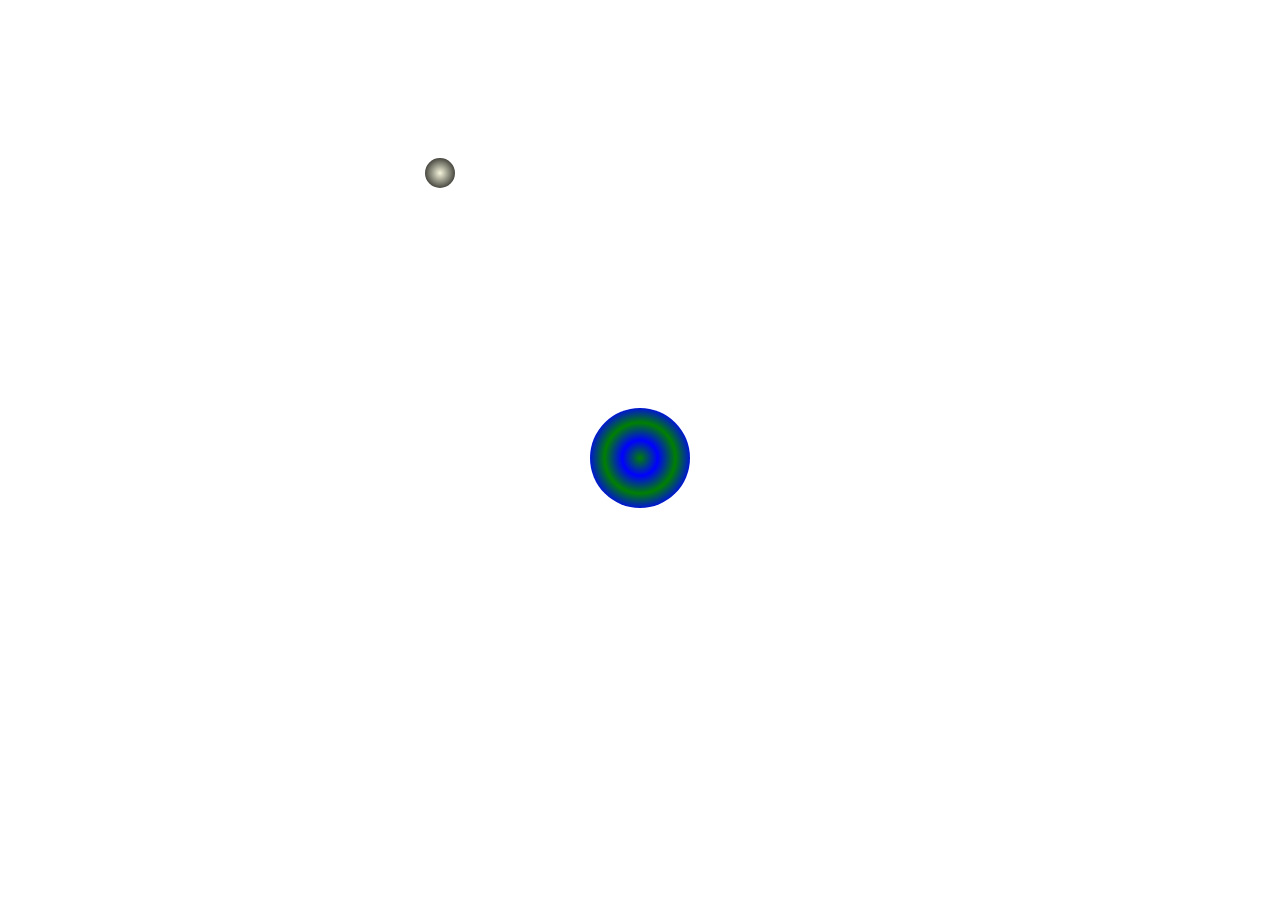
<file: animation/index.html>
<!DOCTYPE html>
<html lang="en">

<head>
    <meta charset="utf-8">
    <title>Moon Orbit</title>
    <link rel="stylesheet" href="./styles.css" />
</head>

<body>
    <div class='space'>
        <div class='earth'></div>
        <div class='orbit'>
            <div class='moon'></div>
        </div>
    </div>

</body>
<div class=''></div>
</html>
</file>
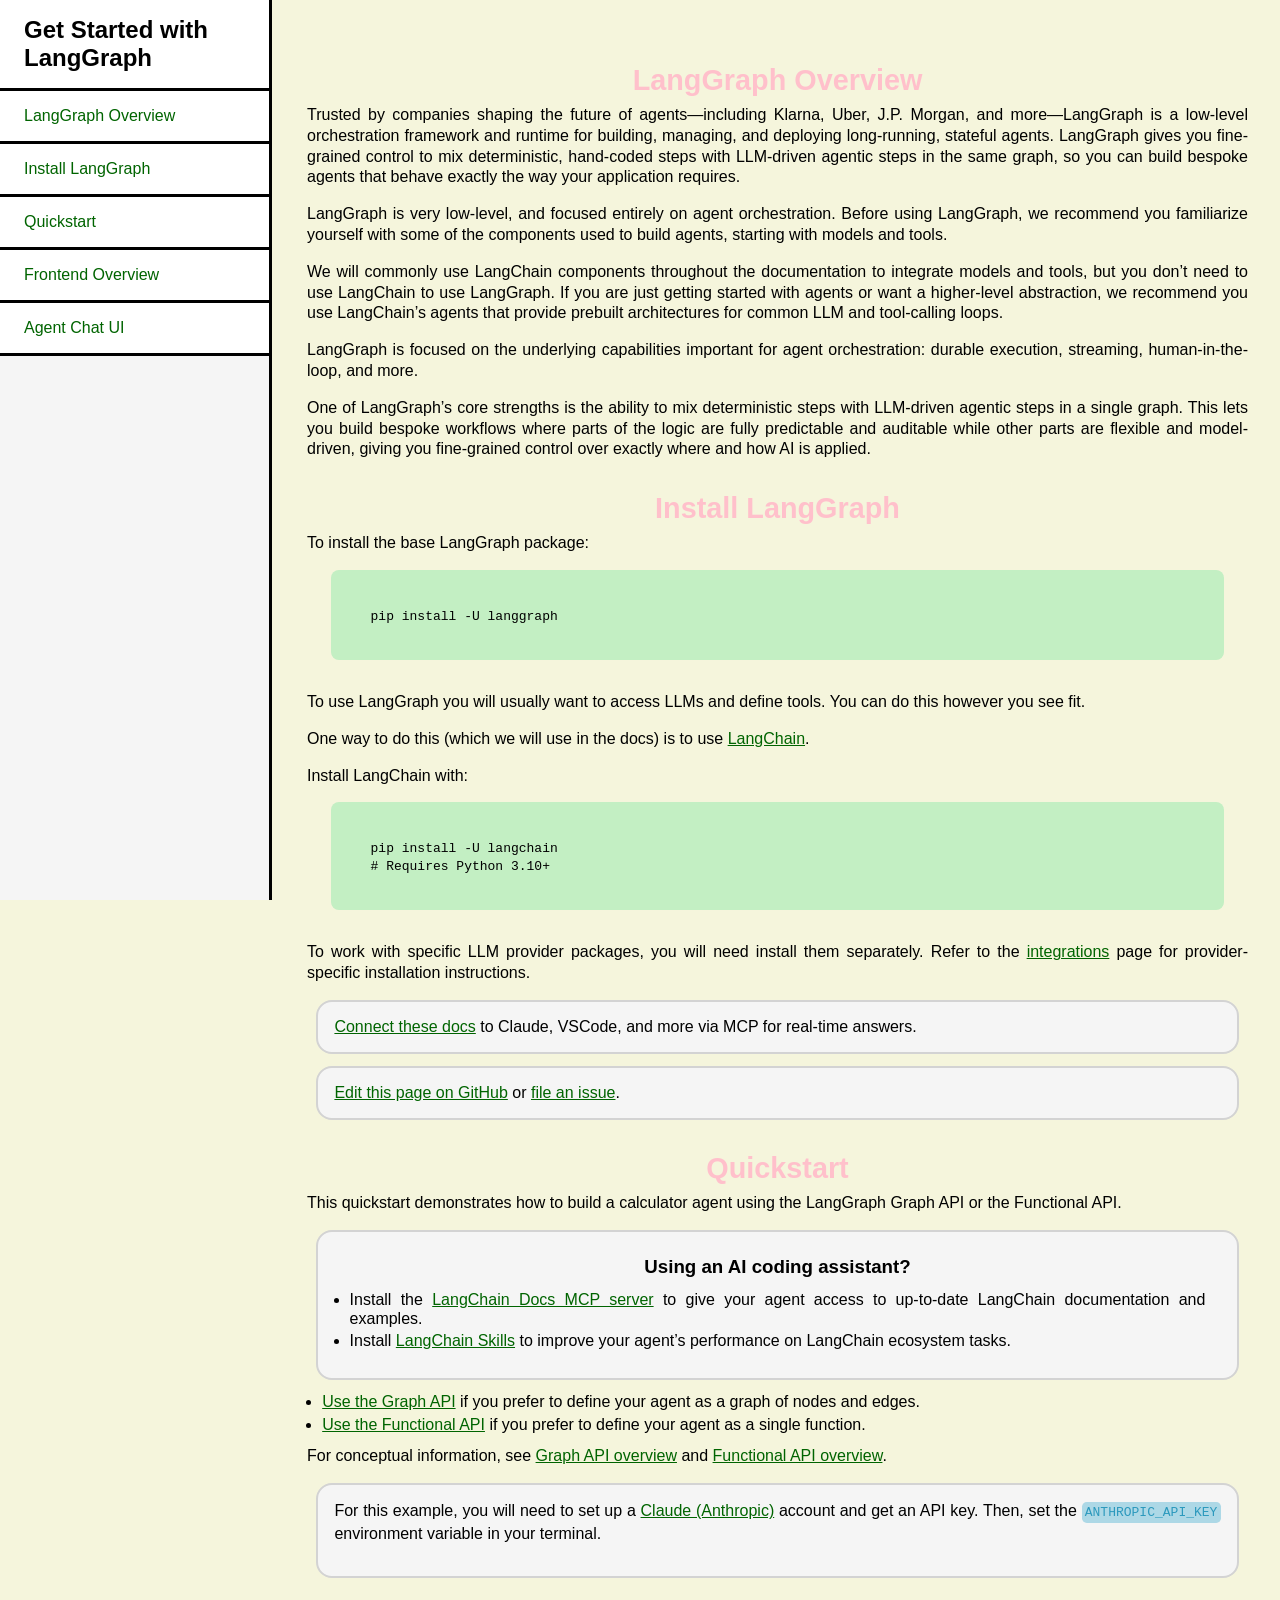
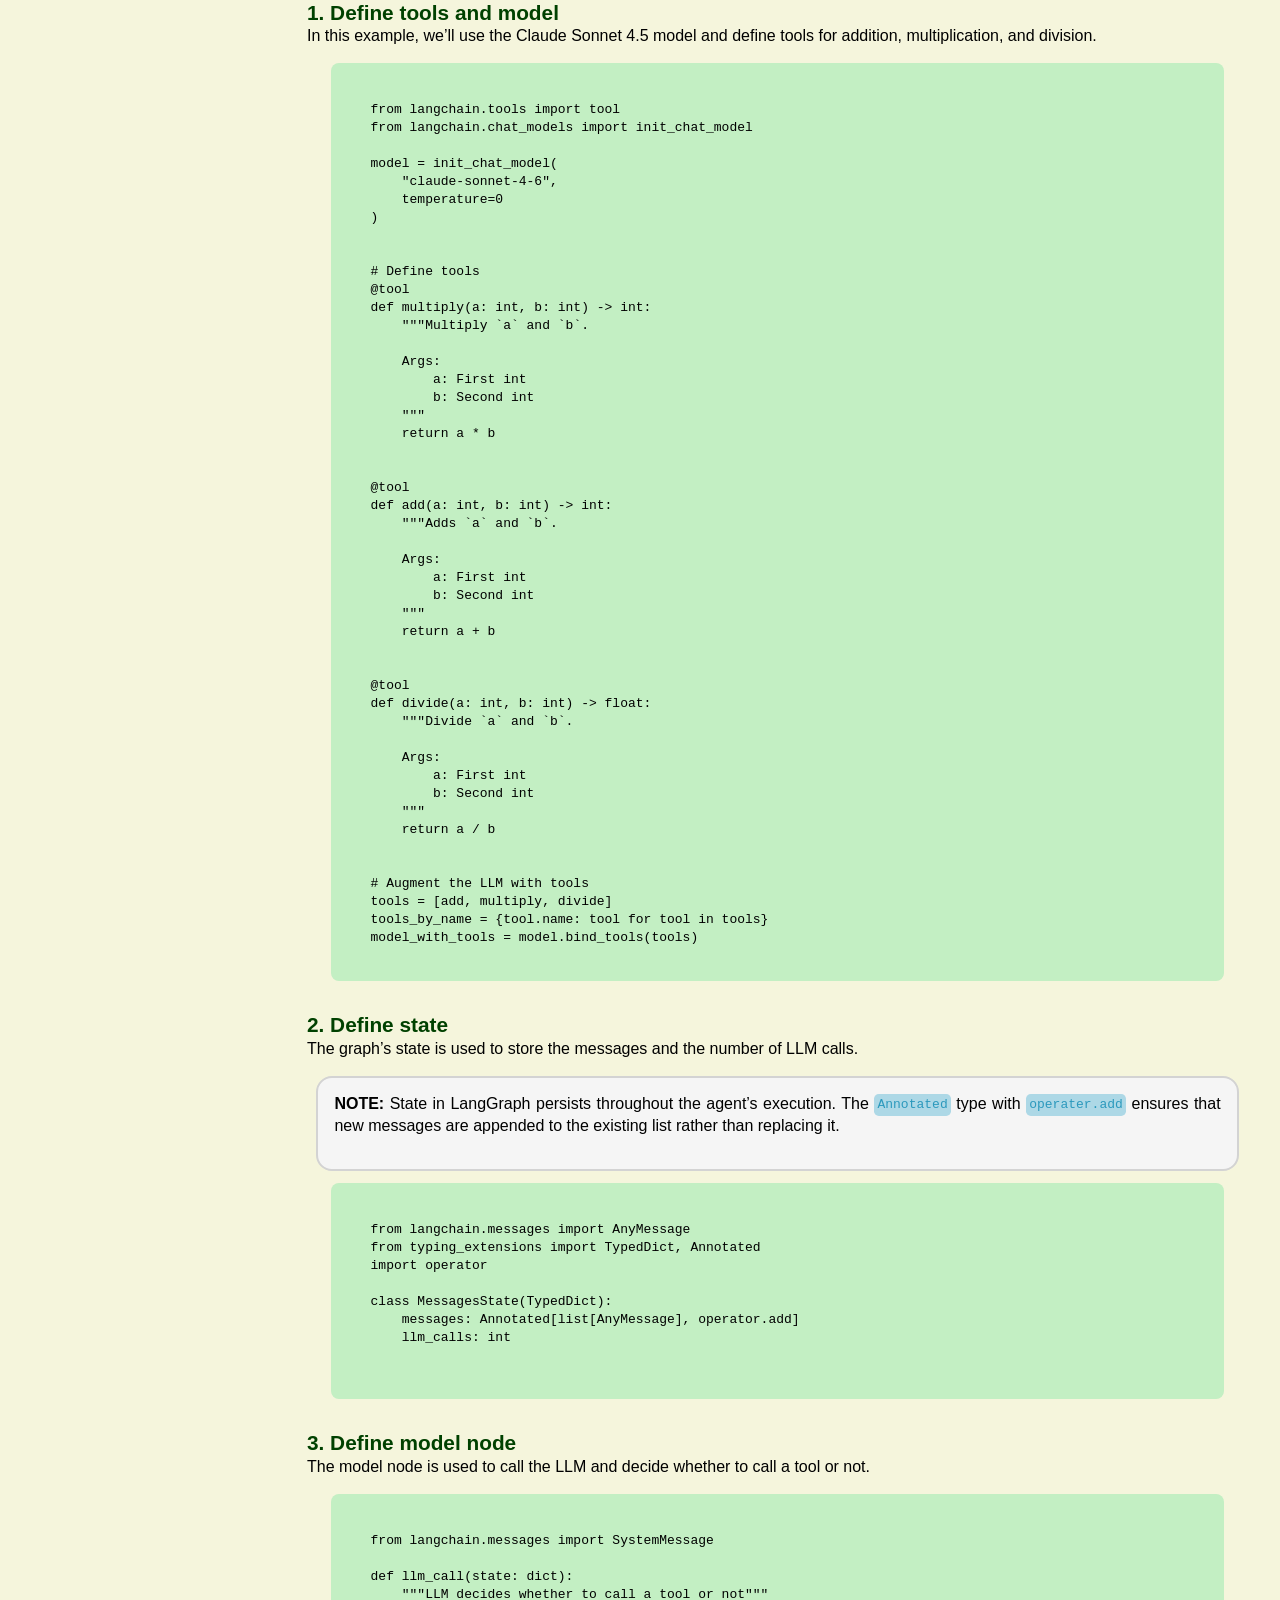
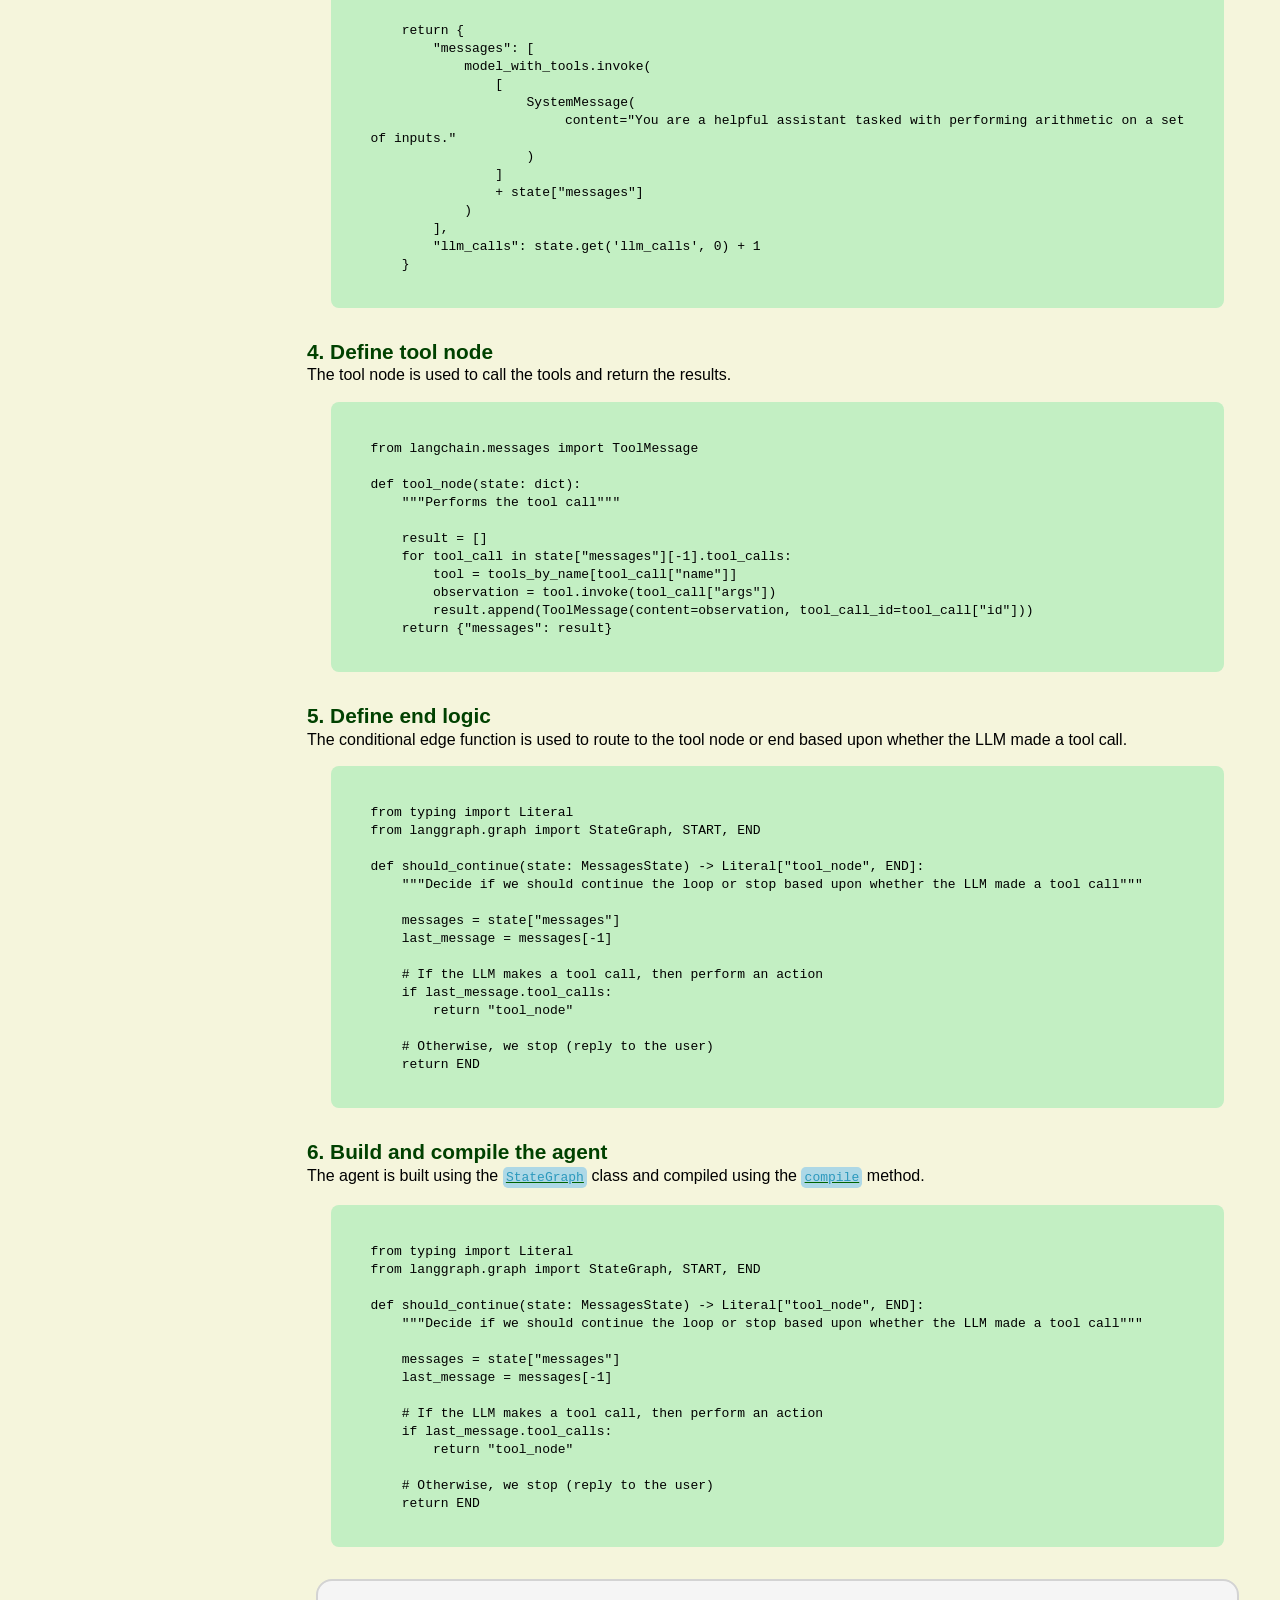
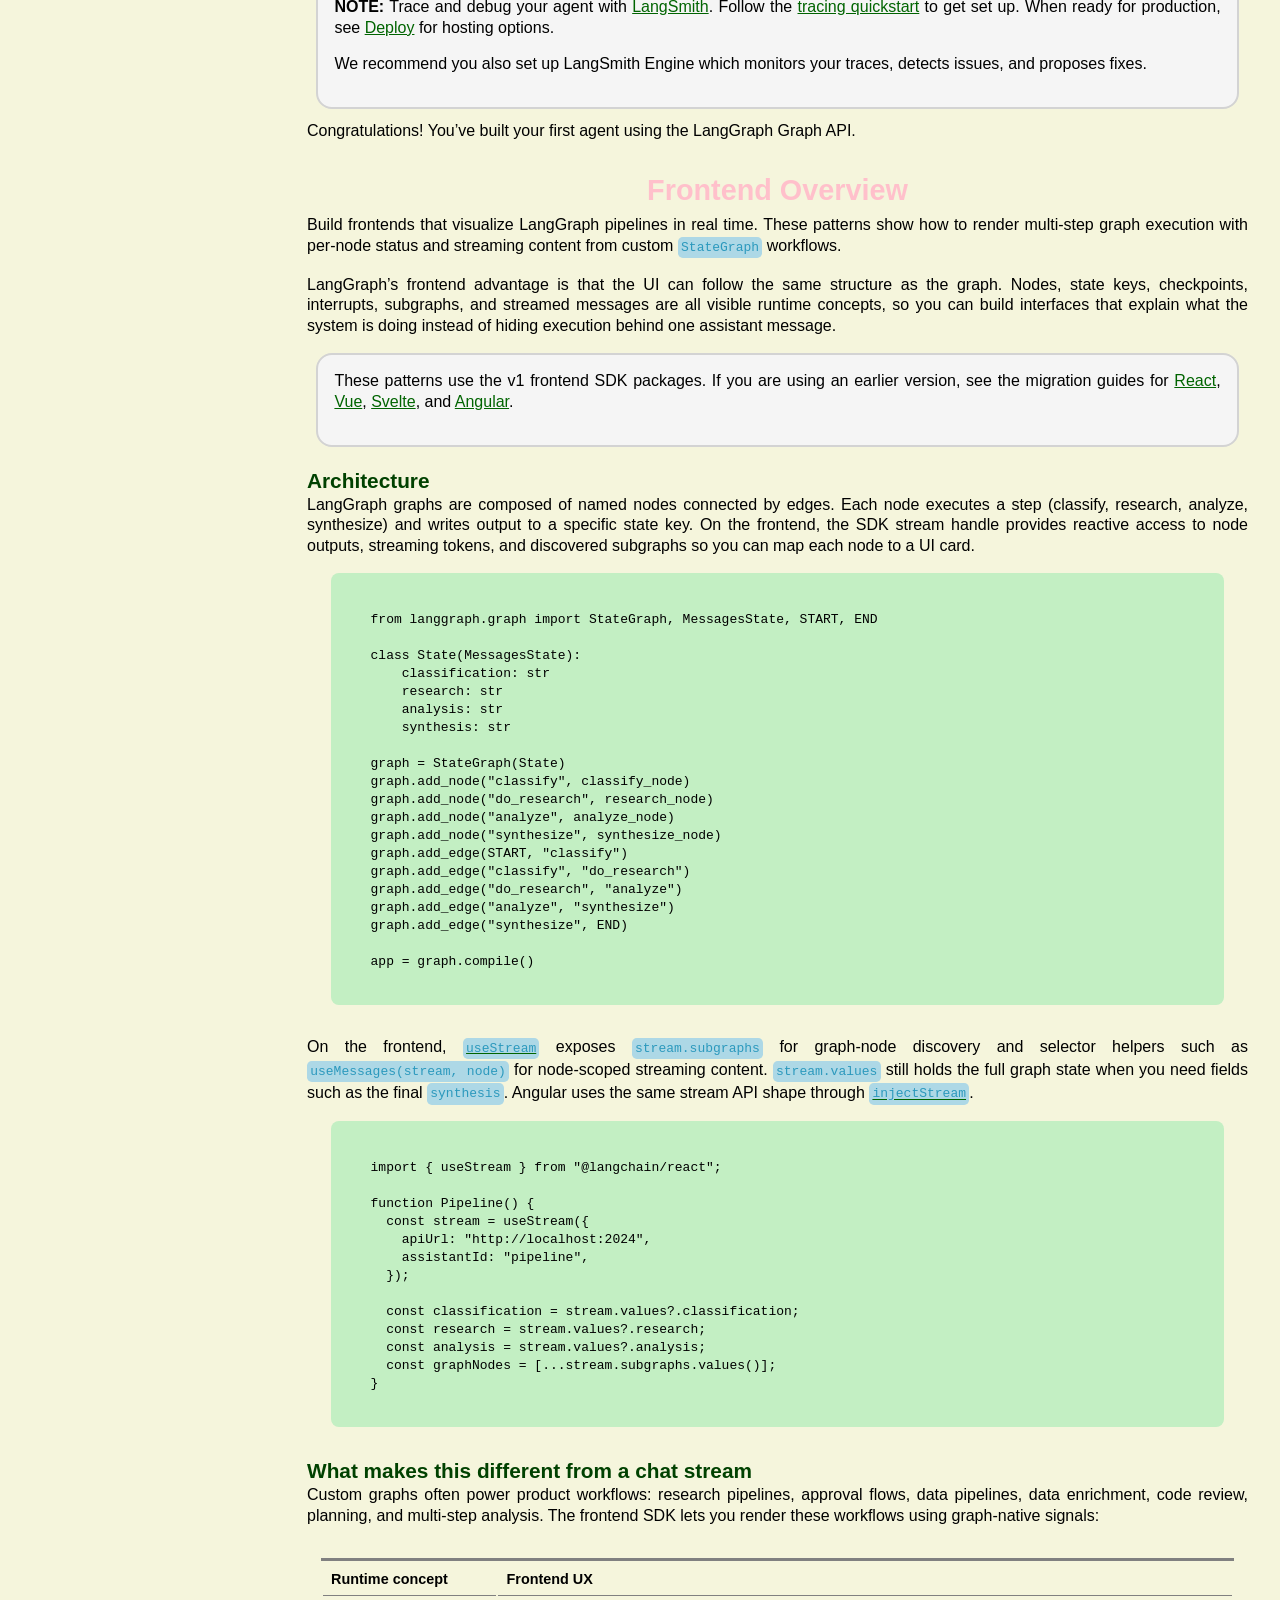
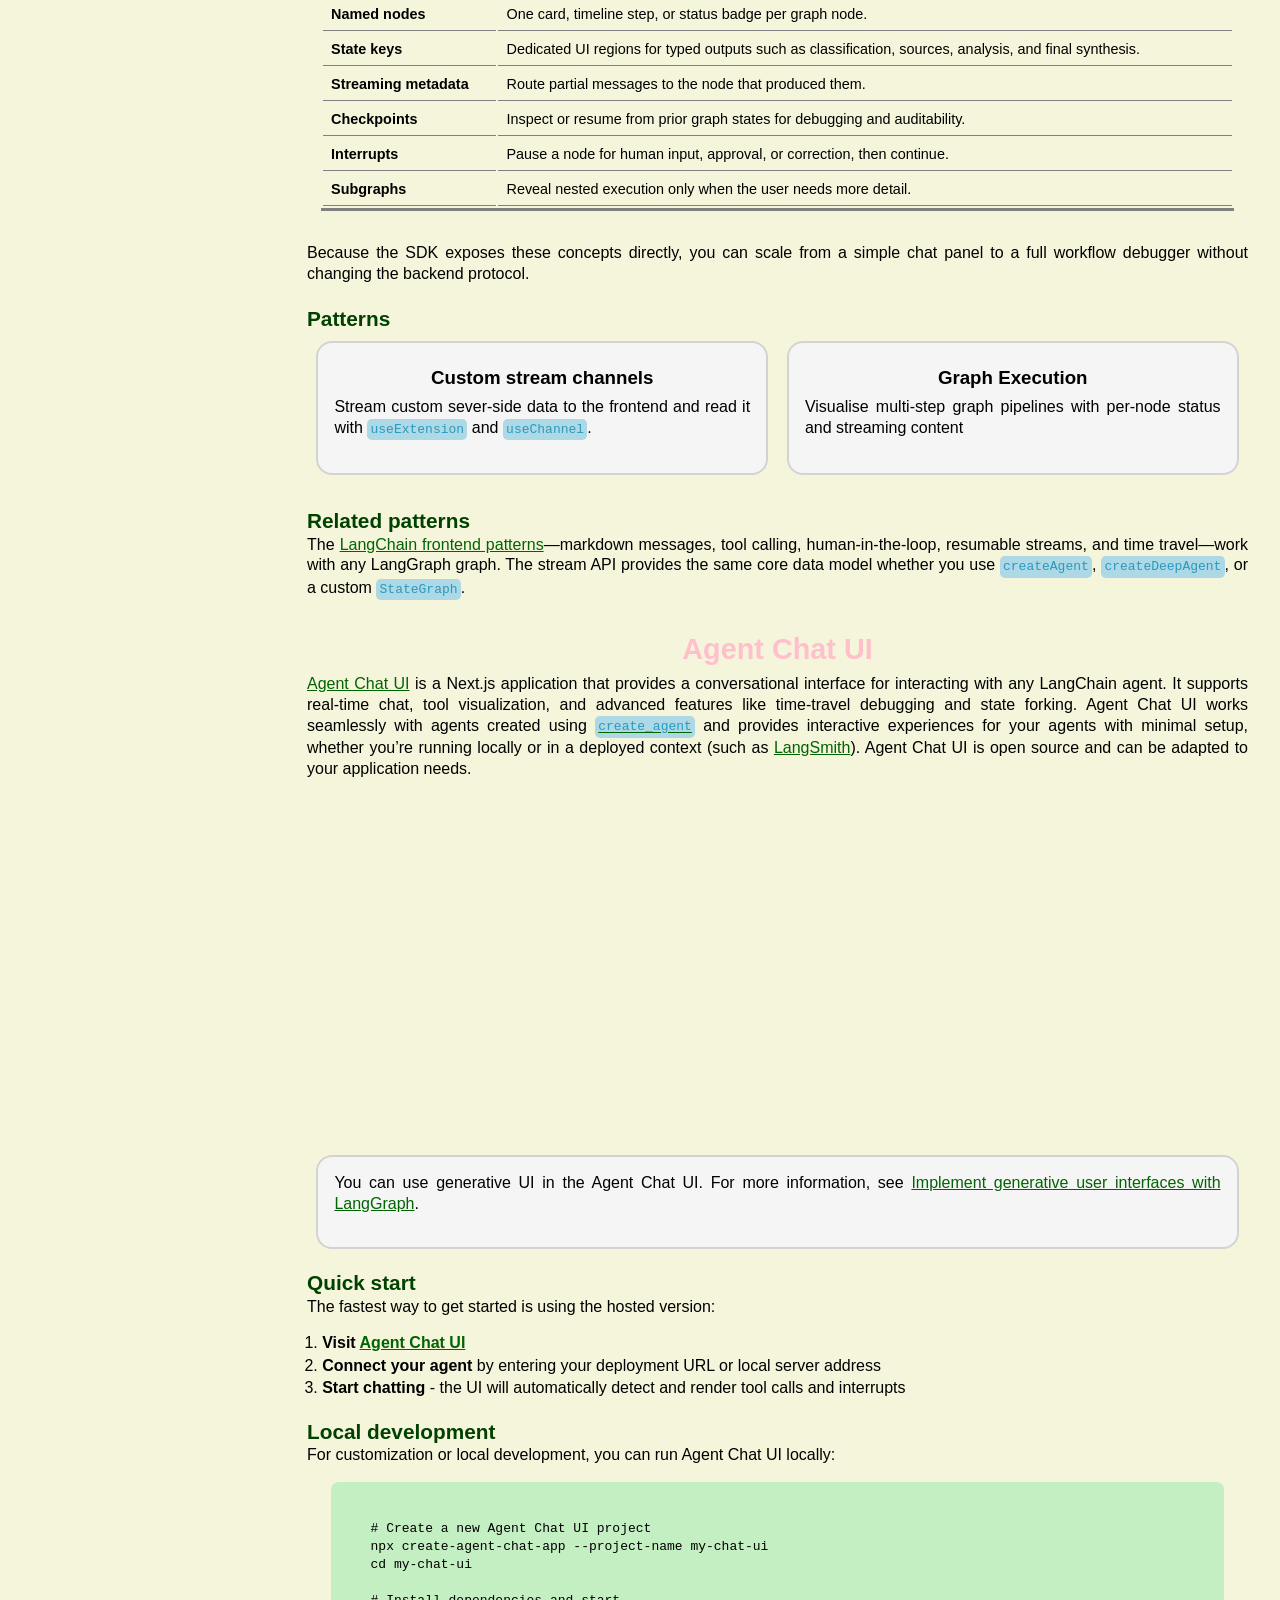
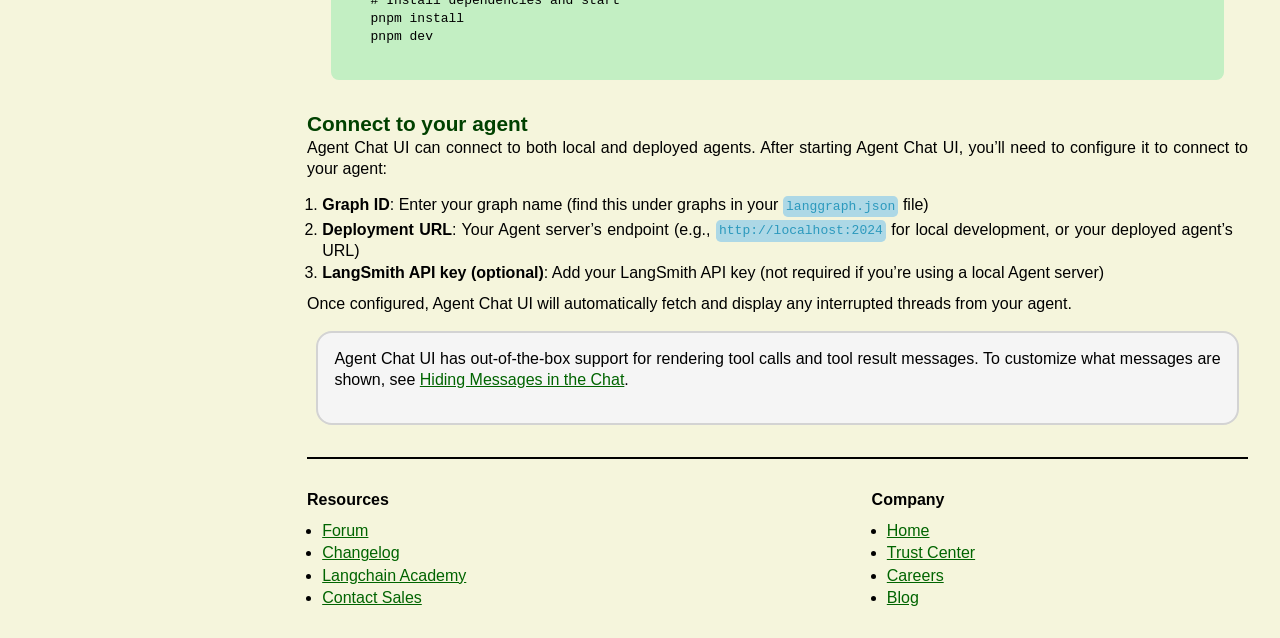
<file: css_cert_4/index.html>
<!DOCTYPE html>
<html lang="en">
  <head>
    <meta charset="UTF-8" />
    <title>Technical Documentation Page</title>
    <link rel="stylesheet" href="./styles.css" />
  </head>

  <body>
    <nav id='navbar'>
      <header>Get Started with LangGraph</header>
      <a href="#langgraph_overview" class="nav-link">LangGraph Overview</a>
      <a href="#install_langgraph" class="nav-link">Install LangGraph</a>
      <a href="#quickstart" class="nav-link">Quickstart</a>
      <a href="#frontend_overview" class="nav-link">Frontend Overview</a>
      <a href="#agent_chat_ui" class="nav-link">Agent Chat UI</a>
    </nav>
      
    <main id="main-doc">
    
      <section class='main-section' id='langgraph_overview'>
        <header>LangGraph Overview</header>
        <p>Trusted by companies shaping the future of agents—including Klarna, Uber, J.P. Morgan, and more—LangGraph is a low-level orchestration framework and runtime for building, managing, and deploying long-running, stateful agents. LangGraph gives you fine-grained control to mix deterministic, hand-coded steps with LLM-driven agentic steps in the same graph, so you can build bespoke agents that behave exactly the way your application requires.</p>

        <p>LangGraph is very low-level, and focused entirely on agent orchestration. Before using LangGraph, we recommend you familiarize yourself with some of the components used to build agents, starting with models and tools.</p>
          
        <p>We will commonly use LangChain components throughout the documentation to integrate models and tools, but you don’t need to use LangChain to use LangGraph. If you are just getting started with agents or want a higher-level abstraction, we recommend you use LangChain’s agents that provide prebuilt architectures for common LLM and tool-calling loops.</p>

        <p>LangGraph is focused on the underlying capabilities important for agent orchestration: durable execution, streaming, human-in-the-loop, and more.</p>

        <p>One of LangGraph’s core strengths is the ability to mix deterministic steps with LLM-driven agentic steps in a single graph. This lets you build bespoke workflows where parts of the logic are fully predictable and auditable while other parts are flexible and model-driven, giving you fine-grained control over exactly where and how AI is applied.</p>
      </section>

      <section class='main-section' id='install_langgraph'>
        <header>Install LangGraph</header>

        <p class='code-header'>To install the base LangGraph package:</p>
        <div class='code-block'>
          <code>
pip install -U langgraph
          </code>
        </div>

        <p>To use LangGraph you will usually want to access LLMs and define tools. You can do this however you see fit.</p>

        <p>One way to do this (which we will use in the docs) is to use <a href="https://docs.langchain.com/oss/python/langchain/overview" target='_blank'>LangChain</a>.</p>

        <p  class='code-header'>Install LangChain with:</p>
        <div class='code-block'>
          <code>
pip install -U langchain
# Requires Python 3.10+
          </code>
        </div>

        <p>To work with specific LLM provider packages, you will need install them separately. Refer to the <a href="https://docs.langchain.com/oss/python/integrations/providers/overview">integrations</a> page for provider-specific installation instructions.</p>

        <div class='info grey'><a href="https://docs.langchain.com/use-these-docs">Connect these docs</a> to Claude, VSCode, and more via MCP for real-time answers.</div>

        <div class='info grey'><i class='circle-info'></i><a href='https://github.com/langchain-ai/docs/edit/main/src/oss/langgraph/install.mdx'>Edit this page on GitHub</a> or <a href='https://github.com/langchain-ai/docs/issues/new/choose'>file an issue</a>.

      </section>

      <section class='main-section' id='quickstart'>
        
        <header>Quickstart</header>

        <p>This quickstart demonstrates how to build a calculator agent using the LangGraph Graph API or the Functional API.</p>

        <div class='info green'>
          <h3>Using an AI coding assistant?</h3>
          <ul>
            <li>Install the <a href="https://docs.langchain.com/use-these-docs">LangChain Docs MCP server</a> to give your agent access to up-to-date LangChain documentation and examples.</li>
            <li>Install <a href="https://github.com/langchain-ai/langchain-skills">LangChain Skills</a> to improve your agent’s performance on LangChain ecosystem tasks.</li>
          </ul>
        </div>

        <ul>
            <li><a href="https://docs.langchain.com/use-these-docs">Use the Graph API</a> if you prefer to define your agent as a graph of nodes and edges.</li>
            <li><a href="https://github.com/langchain-ai/langchain-skills">Use the Functional API</a>  if you prefer to define your agent as a single function.</li>
        </ul>

        <p>For conceptual information, see <a href="https://docs.langchain.com/oss/python/langgraph/graph-api">Graph API overview</a> and <a href="https://docs.langchain.com/oss/python/langgraph/functional-api">Functional API overview</a>.</p>

        <div class='info grey'>
          <p>For this example, you will need to set up a <a href="https://www.anthropic.com/">Claude (Anthropic)</a> account and get an API key. Then, set the <code class='inline-code'>ANTHROPIC_API_KEY</code> environment variable in your terminal.</p>
        </div>

        <h2>1. Define tools and model</h2>
        <p>In this example, we’ll use the Claude Sonnet 4.5 model and define tools for addition, multiplication, and division.</p>

        <div class='code-block'>
          <code>
from langchain.tools import tool
from langchain.chat_models import init_chat_model

model = init_chat_model(
    "claude-sonnet-4-6",
    temperature=0
)


# Define tools
@tool
def multiply(a: int, b: int) -&gt int:
    """Multiply `a` and `b`.

    Args:
        a: First int
        b: Second int
    """
    return a * b


@tool
def add(a: int, b: int) -&gt int:
    """Adds `a` and `b`.

    Args:
        a: First int
        b: Second int
    """
    return a + b


@tool
def divide(a: int, b: int) -&gt float:
    """Divide `a` and `b`.

    Args:
        a: First int
        b: Second int
    """
    return a / b


# Augment the LLM with tools
tools = [add, multiply, divide]
tools_by_name = {tool.name: tool for tool in tools}
model_with_tools = model.bind_tools(tools)
          </code>
        </div>

        <h2>2. Define state</h2>
        <p>The graph’s state is used to store the messages and the number of LLM calls.</p>

        <div class='info green'>
          <p><b>NOTE:</b> State in LangGraph persists throughout the agent’s execution. The <code class='inline-code'>Annotated</code> type with <code class='inline-code'>operater.add</code> ensures that new messages are appended to the existing list rather than replacing it.</p>
        </div>

        <div class='code-block'>
          <code>
from langchain.messages import AnyMessage
from typing_extensions import TypedDict, Annotated
import operator

class MessagesState(TypedDict):
    messages: Annotated[list[AnyMessage], operator.add]
    llm_calls: int

          </code>
        </div>

        <h2>3. Define model node</h2>
        <p>The model node is used to call the LLM and decide whether to call a tool or not.</p>

        <div class='code-block'>
          <code>
from langchain.messages import SystemMessage

def llm_call(state: dict):
    """LLM decides whether to call a tool or not"""

    return {
        "messages": [
            model_with_tools.invoke(
                [
                    SystemMessage(
                        content="You are a helpful assistant tasked with performing arithmetic on a set of inputs."
                    )
                ]
                + state["messages"]
            )
        ],
        "llm_calls": state.get('llm_calls', 0) + 1
    }
          </code>
        </div>

        <h2>4. Define tool node</h2>
        <p>The tool node is used to call the tools and return the results.</p>

        <div class='code-block'>
          <code>
from langchain.messages import ToolMessage

def tool_node(state: dict):
    """Performs the tool call"""

    result = []
    for tool_call in state["messages"][-1].tool_calls:
        tool = tools_by_name[tool_call["name"]]
        observation = tool.invoke(tool_call["args"])
        result.append(ToolMessage(content=observation, tool_call_id=tool_call["id"]))
    return {"messages": result}
          </code>
        </div>


        <h2>5. Define end logic</h2>
        <p>The conditional edge function is used to route to the tool node or end based upon whether the LLM made a tool call.</p>

        <div class='code-block'>
          <code>
from typing import Literal
from langgraph.graph import StateGraph, START, END

def should_continue(state: MessagesState) -> Literal["tool_node", END]:
    """Decide if we should continue the loop or stop based upon whether the LLM made a tool call"""

    messages = state["messages"]
    last_message = messages[-1]

    # If the LLM makes a tool call, then perform an action
    if last_message.tool_calls:
        return "tool_node"

    # Otherwise, we stop (reply to the user)
    return END
          </code>
        </div>

        <h2>6. Build and compile the agent</h2>
        <p>The agent is built using the <a href="https://reference.langchain.com/python/langgraph/graph/state/StateGraph?_gl=1*tyr3sn*_gcl_au*MTkwNzY0MjU2Ny4xNzg1MjE1NDc1*_ga*MTUxNDM5ODkyNC4xNzQ5MzgyNTE0*_ga_47WX3HKKY2*czE3ODUyMTU0NzQkbzMkZzEkdDE3ODUyMTc3MDMkajYwJGwwJGgw"><code  class='inline-code'>StateGraph</code></a> class and compiled using the <a href="https://reference.langchain.com/python/langgraph/graph/state/StateGraph/compile?_gl=1*bf1wg6*_gcl_au*MTkwNzY0MjU2Ny4xNzg1MjE1NDc1*_ga*MTUxNDM5ODkyNC4xNzQ5MzgyNTE0*_ga_47WX3HKKY2*czE3ODUyMTU0NzQkbzMkZzEkdDE3ODUyMTc3MDMkajYwJGwwJGgw"><code  class='inline-code'>compile</code></a> method.</p>

        <div class='code-block'>
          <code>
from typing import Literal
from langgraph.graph import StateGraph, START, END

def should_continue(state: MessagesState) -> Literal["tool_node", END]:
    """Decide if we should continue the loop or stop based upon whether the LLM made a tool call"""

    messages = state["messages"]
    last_message = messages[-1]

    # If the LLM makes a tool call, then perform an action
    if last_message.tool_calls:
        return "tool_node"

    # Otherwise, we stop (reply to the user)
    return END
          </code>
        </div>

        <div class='info green'>
          <p><b>NOTE:</b> Trace and debug your agent with <a href='https://smith.langchain.com/?utm_source=docs&utm_medium=cta&utm_campaign=langsmith-signup&utm_content=oss-langgraph-quickstart&_gl=1*3sm8hc*_gcl_au*MTkwNzY0MjU2Ny4xNzg1MjE1NDc1*_ga*MTUxNDM5ODkyNC4xNzQ5MzgyNTE0*_ga_47WX3HKKY2*czE3ODUyNTIzMjkkbzUkZzEkdDE3ODUyNTM0NTAkajYwJGwwJGgw'>LangSmith</a>. Follow the <a href='https://docs.langchain.com/langsmith/trace-with-langgraph'>tracing quickstart</a> to get set up. When ready for production, see <a href='https://docs.langchain.com/langsmith/deployment'>Deploy</a> for hosting options.</p>

          <p>We recommend you also set up LangSmith Engine which monitors your traces, detects issues, and proposes fixes.</p>
        </div>
      
        <p>Congratulations! You’ve built your first agent using the LangGraph Graph API.</p>
      </section>

      <section class="main-section" id='frontend_overview'>
        <header>Frontend Overview</header>
        <p>Build frontends that visualize LangGraph pipelines in real time. These patterns show how to render multi-step graph execution with per-node status and streaming content from custom <code class='inline-code'>StateGraph</code> workflows.</p>
        <p>LangGraph’s frontend advantage is that the UI can follow the same structure as the graph. Nodes, state keys, checkpoints, interrupts, subgraphs, and streamed messages are all visible runtime concepts, so you can build interfaces that explain what the system is doing instead of hiding execution behind one assistant message.</p>

        <div class='info'>
          <p>These patterns use the v1 frontend SDK packages. If you are using an earlier version, see the migration guides for <a href="https://github.com/langchain-ai/langgraphjs/blob/main/libs/sdk-react/docs/v1-migration.md">React</a>, <a href='https://github.com/langchain-ai/langgraphjs/blob/main/libs/sdk-vue/docs/v1-migration.md'>Vue</a>, <a href='https://github.com/langchain-ai/langgraphjs/blob/main/libs/sdk-svelte/docs/v1-migration.md'>Svelte</a>, and <a href='https://github.com/langchain-ai/langgraphjs/blob/main/libs/sdk-angular/docs/v1-migration.md'>Angular</a>.</p>
        </div>

          <h2>Architecture</h2>
          <p>LangGraph graphs are composed of named nodes connected by edges. Each node executes a step (classify, research, analyze, synthesize) and writes output to a specific state key. On the frontend, the SDK stream handle provides reactive access to node outputs, streaming tokens, and discovered subgraphs so you can map each node to a UI card.</p>
            
          <div class='code-block'>
            <code>
from langgraph.graph import StateGraph, MessagesState, START, END

class State(MessagesState):
    classification: str
    research: str
    analysis: str
    synthesis: str

graph = StateGraph(State)
graph.add_node("classify", classify_node)
graph.add_node("do_research", research_node)
graph.add_node("analyze", analyze_node)
graph.add_node("synthesize", synthesize_node)
graph.add_edge(START, "classify")
graph.add_edge("classify", "do_research")
graph.add_edge("do_research", "analyze")
graph.add_edge("analyze", "synthesize")
graph.add_edge("synthesize", END)

app = graph.compile()
            </code>
          </div>  

          <p>On the frontend, <a href="https://reference.langchain.com/javascript/langchain-react/index/useStream?_gl=1*8g540e*_gcl_au*MTkwNzY0MjU2Ny4xNzg1MjE1NDc1*_ga*MTUxNDM5ODkyNC4xNzQ5MzgyNTE0*_ga_47WX3HKKY2*czE3ODUyMTU0NzQkbzMkZzEkdDE3ODUyMTg5ODAkajUkbDAkaDA."><code class='inline-code'>useStream</code></a> exposes <code class='inline-code'>stream.subgraphs</code> for graph-node discovery and selector helpers such as <code class='inline-code'>useMessages(stream, node)</code> for node-scoped streaming content. <code class='inline-code'>stream.values</code> still holds the full graph state when you need fields such as the final <code class='inline-code'>synthesis</code>. Angular uses the same stream API shape through <a href="https://reference.langchain.com/javascript/langchain-angular/injectStream?_gl=1*8g540e*_gcl_au*MTkwNzY0MjU2Ny4xNzg1MjE1NDc1*_ga*MTUxNDM5ODkyNC4xNzQ5MzgyNTE0*_ga_47WX3HKKY2*czE3ODUyMTU0NzQkbzMkZzEkdDE3ODUyMTg5ODAkajUkbDAkaDA."><code class='inline-code'>injectStream</code></a>.</p>

          <div class='code-block'>
            <code>
import { useStream } from "@langchain/react";

function Pipeline() {
  const stream = useStream<typeof graph>({
    apiUrl: "http://localhost:2024",
    assistantId: "pipeline",
  });

  const classification = stream.values?.classification;
  const research = stream.values?.research;
  const analysis = stream.values?.analysis;
  const graphNodes = [...stream.subgraphs.values()];
}
            </code>
          </div>
          <h2>What makes this different from a chat stream</h2>
          <p>Custom graphs often power product workflows: research pipelines, approval flows, data pipelines, data enrichment, code review, planning, and multi-step analysis. The frontend SDK lets you render these workflows using graph-native signals:</p>

          <table>
            <thead>
              <tr>
                <th>Runtime concept</th>
                <th>Frontend UX</th>
              </tr>
            </thead>
            
            <tbody>
              <tr>
                <th>Named nodes</th>
                <td>One card, timeline step, or status badge per graph node.</td>
              </tr>

              <tr>
                <th>State keys</th>
                <td>Dedicated UI regions for typed outputs such as classification, sources, analysis, and final synthesis.</td>
              </tr>

              <tr>
                <th>Streaming metadata</th>
                <td>Route partial messages to the node that produced them.</td>
              </tr>

              <tr>
                <th>Checkpoints</th>
                <td>Inspect or resume from prior graph states for debugging and auditability.</td>
              </tr>

              <tr>
                <th>Interrupts</th>
                <td>Pause a node for human input, approval, or correction, then continue.</td>
              </tr>

              <tr>
                <th>Subgraphs</th>
                <td>Reveal nested execution only when the user needs more detail.</td>
              </tr>
            </tbody>
          </table>

          <p>Because the SDK exposes these concepts directly, you can scale from a simple chat panel to a full workflow debugger without changing the backend protocol.</p>

          <h2>Patterns</h2>
          <div class='side-by-side'>
            <div class='info'>
              <h3>Custom stream channels</h3>
              <p>Stream custom sever-side data to the frontend and read it with <code class='inline-code'>useExtension</code> and <code class='inline-code'>useChannel</code>.</p>
            </div>
            <div class='info'>
              <h3>Graph Execution</h3>
              <p>Visualise multi-step graph pipelines with per-node status and streaming content</p>
            </div>
          </div>  
            
          <h2>Related patterns</h2>
          <p>The <a href="https://docs.langchain.com/oss/python/langchain/frontend/overview">LangChain frontend patterns</a>—markdown messages, tool calling, human-in-the-loop, resumable streams, and time travel—work with any LangGraph graph. The stream API provides the same core data model whether you use <code class='inline-code'>createAgent</code>, <code class='inline-code'>createDeepAgent</code>, or a custom <code class='inline-code'>StateGraph</code>.</p>


        </section>

      <section class="main-section" id='agent_chat_ui'>
        <header>Agent Chat UI</header>
        <p><a href="https://github.com/langchain-ai/agent-chat-ui">Agent Chat UI</a> is a Next.js application that provides a conversational interface for interacting with any LangChain agent. It supports real-time chat, tool visualization, and advanced features like time-travel debugging and state forking. Agent Chat UI works seamlessly with agents created using <a href="https://reference.langchain.com/python/langchain/agents/factory/create_agent?_gl=1*17axm1l*_gcl_au*MTkwNzY0MjU2Ny4xNzg1MjE1NDc1*_ga*MTUxNDM5ODkyNC4xNzQ5MzgyNTE0*_ga_47WX3HKKY2*czE3ODUyMTU0NzQkbzMkZzEkdDE3ODUyMjAwODUkajI5JGwwJGgw"><code class="inline-code">create_agent</code></a> and provides interactive experiences for your agents with minimal setup, whether you’re running locally or in a deployed context (such as <a href="https://docs.langchain.com/langsmith/observability">LangSmith</a>).
        
        Agent Chat UI is open source and can be adapted to your application needs.</p>  

        <iframe width="560" height="315" src="https://www.youtube.com/embed/lInrwVnZ83o?si=AztUPq7bhF-5CrTs" title="YouTube video player" frameborder="0" allow="accelerometer; autoplay; clipboard-write; encrypted-media; gyroscope; picture-in-picture; web-share" referrerpolicy="strict-origin-when-cross-origin" allowfullscreen></iframe>
        
        <div class='info green'>
          <p>You can use generative UI in the Agent Chat UI. For more information, see <a href="https://docs.langchain.com/langsmith/generative-ui-react">Implement generative user interfaces with LangGraph</a>.</p>
        </div>

        <h2>Quick start</h2>
          <p>The fastest way to get started is using the hosted version:</p>
          <ol>
            <li><b>Visit <a href="https://agentchat.vercel.app/">Agent Chat UI</a></b></li>
            <li><b>Connect your agent</b> by entering your deployment URL or local server address</li>
            <li><b>Start chatting</b> - the UI will automatically detect and render tool calls and interrupts</li>
          </ol>

          <h2>Local development</h2>
          <p>For customization or local development, you can run Agent Chat UI locally:</p>
          <div class='code-block'>
            <code>
# Create a new Agent Chat UI project
npx create-agent-chat-app --project-name my-chat-ui
cd my-chat-ui

# Install dependencies and start
pnpm install
pnpm dev
            </code>
          </div>

          <h2>Connect to your agent</h2>
          <p>
            Agent Chat UI can connect to both local and deployed agents.
            
            After starting Agent Chat UI, you’ll need to configure it to connect to your agent:
          </p>
          <ol>
            <li><b>Graph ID</b>: Enter your graph name (find this under graphs in your <code class="inline-code">langgraph.json</code> file)</li>
            <li><b>Deployment URL</b>: Your Agent server’s endpoint (e.g., <code class="inline-code">http://localhost:2024</code> for local development, or your deployed agent’s URL)</li>
            <li><b>LangSmith API key (optional)</b>: Add your LangSmith API key (not required if you’re using a local Agent server)</li>
          </ol>

          <p>Once configured, Agent Chat UI will automatically fetch and display any interrupted threads from your agent.</p>
          
          <div class='info green'>
            <p>Agent Chat UI has out-of-the-box support for rendering tool calls and tool result messages. To customize what messages are shown, see <a href="https://github.com/langchain-ai/agent-chat-ui?tab=readme-ov-file#hiding-messages-in-the-chat">Hiding Messages in the Chat</a>.</p>
      </section>

      <div class='divider'></div>

      <footer id='others'>
        <div>
          <h4>Resources</h4>
          <ul>
            <li><a href="https://forum.langchain.com/?_gl=1*1prpu6q*_gcl_au*MTkwNzY0MjU2Ny4xNzg1MjE1NDc1*_ga*MTUxNDM5ODkyNC4xNzQ5MzgyNTE0*_ga_47WX3HKKY2*czE3ODUyMTU0NzQkbzMkZzEkdDE3ODUyMTgwODYkajYwJGwwJGgw">Forum</a></li>
            <li><a href="https://changelog.langchain.com/?_gl=1*1prpu6q*_gcl_au*MTkwNzY0MjU2Ny4xNzg1MjE1NDc1*_ga*MTUxNDM5ODkyNC4xNzQ5MzgyNTE0*_ga_47WX3HKKY2*czE3ODUyMTU0NzQkbzMkZzEkdDE3ODUyMTgwODYkajYwJGwwJGgw">Changelog</a></li>
            <li><a href="https://academy.langchain.com/?_gl=1*1prpu6q*_gcl_au*MTkwNzY0MjU2Ny4xNzg1MjE1NDc1*_ga*MTUxNDM5ODkyNC4xNzQ5MzgyNTE0*_ga_47WX3HKKY2*czE3ODUyMTU0NzQkbzMkZzEkdDE3ODUyMTgwODYkajYwJGwwJGgw">Langchain Academy</a></li>
            <li><a href="https://www.langchain.com/contact-sales?_gl=1*1prpu6q*_gcl_au*MTkwNzY0MjU2Ny4xNzg1MjE1NDc1*_ga*MTUxNDM5ODkyNC4xNzQ5MzgyNTE0*_ga_47WX3HKKY2*czE3ODUyMTU0NzQkbzMkZzEkdDE3ODUyMTgwODYkajYwJGwwJGgw">Contact Sales</a></li>
          </ul>
        </div>

        <div>
          <h4>Company</h4>
          <ul>
            <li><a href="https://langchain.com/?_gl=1*crsag1*_gcl_au*MTkwNzY0MjU2Ny4xNzg1MjE1NDc1*_ga*MTUxNDM5ODkyNC4xNzQ5MzgyNTE0*_ga_47WX3HKKY2*czE3ODUyMTU0NzQkbzMkZzEkdDE3ODUyMTgwODYkajYwJGwwJGgw">Home</a></li>
            <li><a href="https://trust.langchain.com/?_gl=1*crsag1*_gcl_au*MTkwNzY0MjU2Ny4xNzg1MjE1NDc1*_ga*MTUxNDM5ODkyNC4xNzQ5MzgyNTE0*_ga_47WX3HKKY2*czE3ODUyMTU0NzQkbzMkZzEkdDE3ODUyMTgwODYkajYwJGwwJGgw">Trust Center</a></li>
            <li><a href="https://langchain.com/careers?_gl=1*crsag1*_gcl_au*MTkwNzY0MjU2Ny4xNzg1MjE1NDc1*_ga*MTUxNDM5ODkyNC4xNzQ5MzgyNTE0*_ga_47WX3HKKY2*czE3ODUyMTU0NzQkbzMkZzEkdDE3ODUyMTgwODYkajYwJGwwJGgw">Careers</a></li>
            <li><a href="https://blog.langchain.com/?_gl=1*crsag1*_gcl_au*MTkwNzY0MjU2Ny4xNzg1MjE1NDc1*_ga*MTUxNDM5ODkyNC4xNzQ5MzgyNTE0*_ga_47WX3HKKY2*czE3ODUyMTU0NzQkbzMkZzEkdDE3ODUyMTgwODYkajYwJGwwJGgw">Blog</a></li>
          </ul>
        </div>
      </footer>
    </main>
  </body>
</html>
</file>
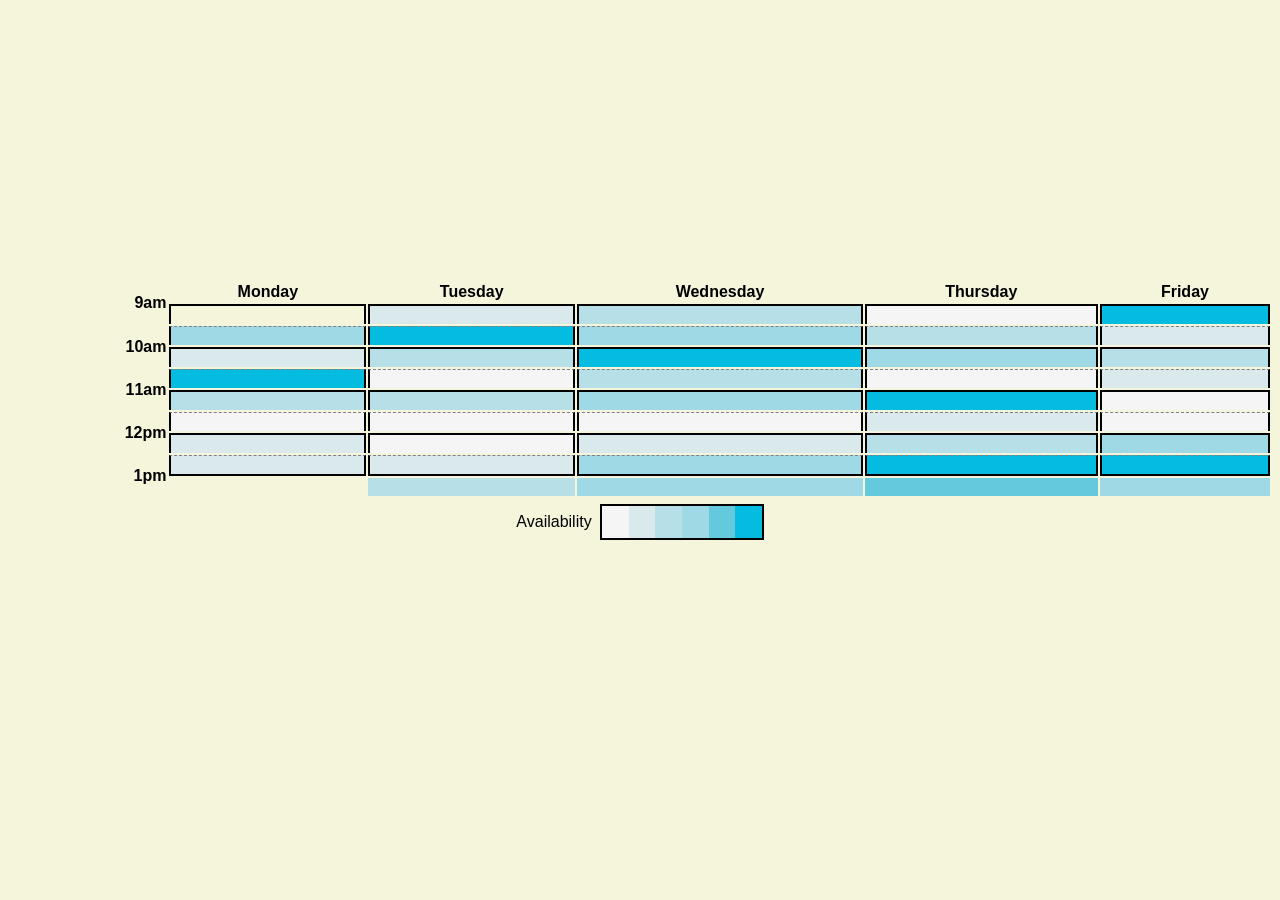
<file: labtimetable/index.html>
<!DOCTYPE html>
<html lang="en">

<head>
    <meta charset="utf-8">
    <meta name="viewport" content="width=device-width, initial-scale=1.0">
    <link rel="stylesheet" href="./styles.css" />

    <title>Availability Table</title>
</head>

<body>
    <table>
        <tbody>
            <tr>
                <th class='time' rowspan='2'>9am</th>
                <th colspan=>Monday</th>
                <th>Tuesday</th>
                <th>Wednesday</th>
                <th>Thursday</th>
                <th>Friday</th>
            </tr>

        
            <!-- break -->
            <tr class='sharp'> 
                <td class='available-'></td>

                <td class='available-1'></td>
                <td class='available-2'></td>
                <td class='available-0'></td>
                <td class='available-5'></td>
                     
            </tr>

            <!-- break -->
            <tr class='half'> 
                <th class='time' rowspan='2'>10am</th>

                <td class='available-3'></td>
                <td class='available-5'></td>
                <td class='available-3'></td>
                <td class='available-2'></td>
                <td class='available-1'></td>
                              
            </tr>

            <!-- break -->
            <tr class='sharp'> 
                <td class='available-1'></td>

                <td class='available-2'></td>
                <td class='available-5'></td>
                <td class='available-3'></td>
                <td class='available-2'></td>
                             
            </tr>

            <!-- break -->
            <tr class='half'> 
                <th class='time' rowspan='2'>11am</th>

                <td class='available-5'></td>
                <td class='available-0'></td>
                <td class='available-2'></td>
                <td class='available-0'></td>
                <td class='available-1'></td>
                              
            </tr>

            <!-- break -->
            <tr class='sharp'> 
                <td class='available-2'></td>

                <td class='available-2'></td>
                <td class='available-3'></td>
                <td class='available-5'></td>
                <td class='available-0'></td>
                              
            </tr>

            <!-- break -->
            <tr class='half'> 
                <th class='time' rowspan='2'>12pm</th>

                <td class='available-0'></td>
                <td class='available-0'></td>
                <td class='available-0'></td>
                <td class='available-1'></td>
                <td class='available-0'></td>
            </tr>

            <tr class='sharp'> 
                <td class='available-1' ></td>

                <td class='available-0'></td>
                
                <td class='available-1'></td>
                <td class='available-2'></td>
                <td class='available-3'></td>           
            </tr> 

            <!-- break -->
            <tr class='half last'> 
                <th class='time' rowspan='2'>1pm</th>

                <td class='available-1'></td>
                <td class='available-1'></td>
                <td class='available-3'></td>
                <td class='available-5'></td>
                <td class='available-5'></td>
            </tr>

            <tr class='sharp'> 
                <td class='availability-0' ></td>

                <td class='available-2'></td>
                
                <td class='available-3'></td>
                <td class='available-4'></td>
                <td class='available-3'></td>           
            </tr> 



        </tbody>
    
    </table>
    
    <div id='legend'>
        <span>Availability</span>
        <div id='legend-gradient'></div>
    </div>

</body>

</html>
</file>
<file: animation/styles.css>
body{
  display:flex;
  justify-content:center;
  align-items:center;
  height:100vh;
  animation: back 5s linear infinite;
}

.space {
  height:200px;
  width:200px;
  position: relative;
}

.earth{
  position:absolute;
  left: 50%;
  top: 50%;
  transform:translate(-50%, -50%);
  height:100px;
  width:100px;
  background: radial-gradient(green, blue, green, blue, green);
  border-radius:50%;
}

.orbit{
  position:absolute;
  left: -50%;
  top:-50%;
  transform:translate(-50%, -50%);
  height:200px;
  width:200px;
  /* border:2px dashed red; */
  animation: orbit 5s linear infinite;
}

.moon{
  position:absolute;
  left: 50%;
  top: 0;
  transform:translateX(-50%);
  height:30px;
  width:30px;
  background:radial-gradient(beige, black);
  border-radius:50%;

}


@keyframes orbit {
  0% {
    transform: rotate(0deg) translate(-50%, -50%);
  }

  100% {
    transform: rotate(360deg) translate(-50%, -50%)
  }
}

@keyframes back {
  0% {
    background:black;
  }
  50% {
    background:beige;
  }
  100% {
    background:black;
  }
}
</file>
<file: css_cert_4/styles.css>
html {
  font-family: helvetica;
  text-align:justify;
  background-color:beige;
  
}

* {
  box-sizing: border-box;
  margin: 0;
  padding: 0;
}


/* nav bar */
nav {
  position:fixed;
  top:0;
  left:0;
  bottom:0; 
  width: 17rem;
  overflow-y: auto;

  display:flex;
  flex-direction:column;
  text-align: left;
  background-color:whitesmoke;
  border-right:3px solid black
}

nav * {
  /* height:2rem; */
  border-bottom:3px solid black;
  background-color:white;
  text-decoration:none;
  color:black;
  padding: 1rem 1.5rem;
}

/* main */
main {
  margin-left: calc(17rem + 3px);
  padding: 2rem; 
  overflow-x: hidden;
}


/* code */
div.code-block {
  margin: 0.5rem auto 2rem auto;
  width:95%;
  padding:0 2.5rem;
  border-radius:0.5rem;
  white-space: pre-wrap;
  background-color: rgb(195, 239, 195);
}

.inline-code {
  color: rgb(44, 153, 189);
  background-color:lightblue;
  padding:0.2rem;
  border-radius:0.3rem;
}
/* code */


/* headers */
.main-section header:first-child {
  color:pink;
  text-align:center;
  margin:2rem 0 0.5rem 0;
  font-size:1.8rem;
}
header {
  font-weight: bold;
  font-size:1.5rem;
}

h2 {
  font-size:1.3rem;
  margin: 1.4rem 0 0.1rem 0;
  color:rgb(0, 65, 0);
}

h3 {
  margin:0.5rem;
}

div h3 {
  text-align:center;
}

ul, ol {
  margin:0.75rem;
}
/* headers */



/* table */
table {
  margin: 2rem auto;
  border-top:3px solid grey;
  border-bottom:3px solid grey;
  font-size:0.9rem;
  width: 97%;
}

table * {
  border-bottom:1px solid grey;
  padding:0.5rem;
}
/* table */

iframe {
  width:98%;
  margin: 1rem auto;
  border-radius:1rem;
}

p {
  line-height:1.3rem;
  margin:0 0 1rem 0;
}

a {
  color:darkgreen;
}

a:hover, a:focus {
  color: rgba(0, 128, 0, 0.75);
}
a:active {
  color: rgba(0, 128, 0, 0.25);
}
a:visited {
  color:pink
}

/* tabs */
.info {
  margin: 0.5rem auto 0.75rem auto;
  padding: 1rem;
  border-radius: 1rem;
  background-color: whitesmoke;
  border: 2px solid lightgrey;
  width:98%;
}
div.side-by-side {
  display:flex;
  flex-direction: row;
  justify-content:space-between;
}
div.side-by-side div {
  width: 48%;

}
/* tabs */

li {
  line-height:1.2em;
  margin:0.2em;
}


footer {
  display:flex;
  flex-direction:row;
  justify-content: space-between;
}
footer > * {
  width:40%;
}

.divider {
  height:2px;
  margin: 2rem 0;
  background-color: black;

}

@media screen and (max-width: 640px)  {
  nav {
    display:none;
  }

  main {
    margin: 0;
  }

}
</file>
<file: labtimetable/styles.css>
:root{
  font-family: Academy, sans-serif;
  background: beige;
  --color0: whitesmoke;
  --color1: rgb(217, 233, 236);
  --color2: rgb(183, 223, 231);
  --color3:rgb(158, 217, 229);
  --color4:rgb(101, 201, 221);
  --color5:rgb(4, 187, 224);
  --solid-border: 2px solid black;
  --dashed-border: 1px dashed grey;
}

body{
  height:90vh;
  display: flex;
  flex-direction:column;
  justify-content:center;
}



td, th {
  height: 1rem;
  min-width:3rem;
}


/* td { 
    border: 3px solid cyan;
}
th :not(time) { 
    border: 3px solid purple;
} */

tr:not(:last-child) > td{
  border-right:2px solid black;
  border-left:2px solid black;

}

.time {
  text-align:right;
}

tr.sharp:not(:last-child) > * {
  border-top: var(--solid-border)
}

tr.half > *:not(.time) {
  border-top: var(--dashed-border)
}

.last > td {
  border-bottom: 2px solid black;
}

.available-0 {
  background: var(--color0)
}
.available-1 {
  background: var(--color1)
}
.available-2 {
  background: var(--color2)
}
.available-3 {
  background: var(--color3)
}
.available-4 {
  background: var(--color4)
}
.available-5 {
  background: var(--color5)
}

#legend {
  display: flex;
  flex-direction: row;
  justify-content: center;
  height: 3rem;

}

span {
  margin: auto 0
}

#legend-gradient {
  margin: auto 0;
  margin-left: 0.5rem;
  width:10rem;
  height:2rem;
  border:2px solid black;
  background: linear-gradient(
    90deg,
    var(--color0) 0%,
    var(--color0) calc(100% / 6), 
    var(--color1) calc(100% / 6),  
    var(--color1) calc(2 * 100% / 6),
    var(--color2) calc(2 * 100% / 6), 
    var(--color2) calc(3 * 100% / 6), 
    var(--color3) calc(3 * 100% / 6), 
    var(--color3) calc(4 * 100% / 6), 
    var(--color4) calc(4 * 100% / 6), 
    var(--color4) calc(5 * 100% / 6),  
    var(--color5) calc(5 * 100% / 6),
    var(--color5) 100%
  )
}
</file>
